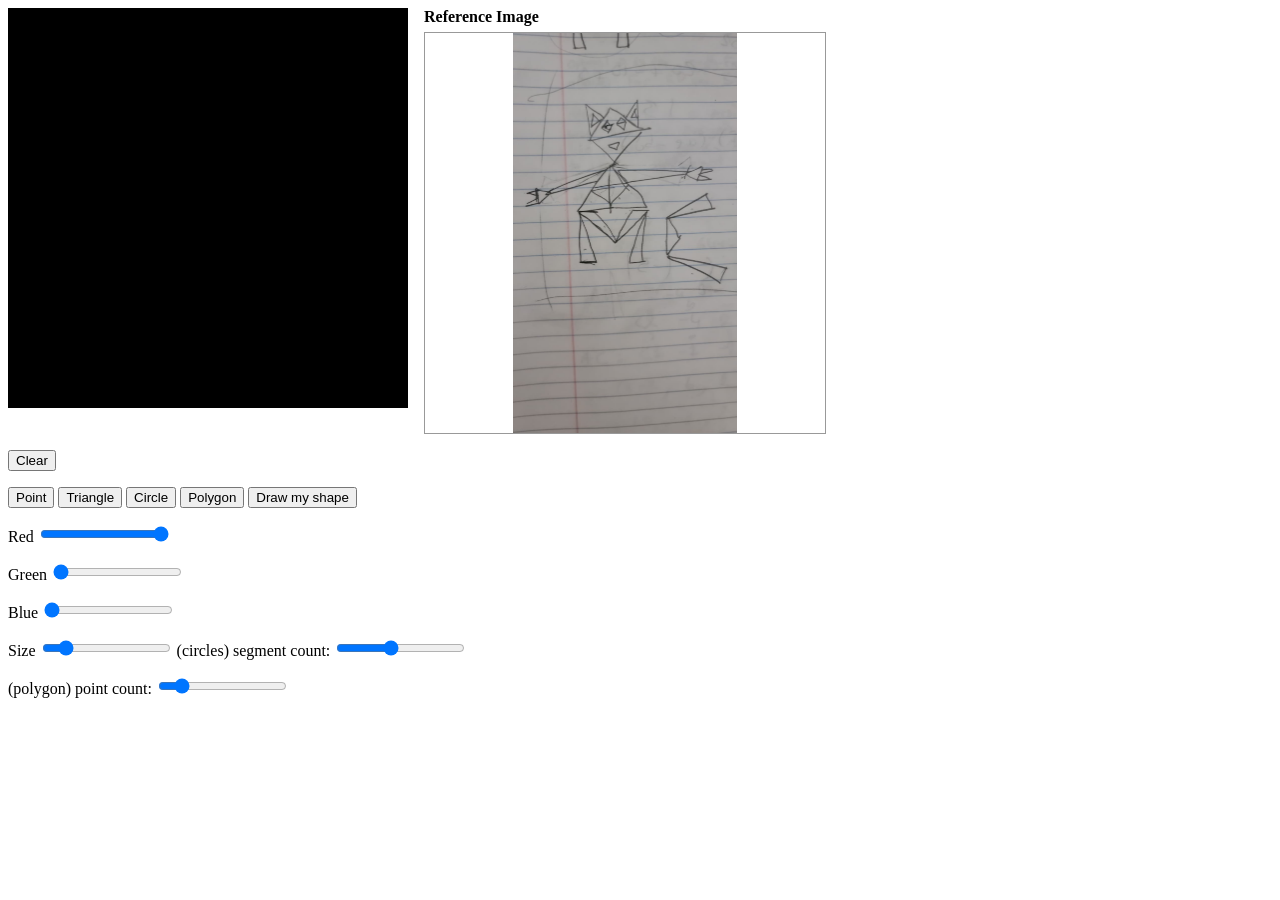
<file: asgn1/asgn1.html>
<!DOCTYPE html>
<html lang="en">
  <head>
    <meta charset="utf-8" />
    <title>Draw a point with a mouse click</title>
    <style>
      .comparison-row {
        display: flex;
        gap: 16px;
        align-items: flex-start;
        flex-wrap: wrap;
      }

      .reference-wrap {
        display: flex;
        flex-direction: column;
        gap: 6px;
      }

      .reference-image {
        width: 400px;
        height: 400px;
        object-fit: contain;
        border: 1px solid #999;
        background: #fff;
      }
    </style>
  </head>

  <body onload="main()">
    <div class="comparison-row">
      <canvas id="webgl" width="400" height="400">
      Please use a browser that supports "canvas"
      </canvas>
      <div class="reference-wrap">
        <strong>Reference Image</strong>
        <img class="reference-image" src="drawnImage.jpeg" alt="Hand-drawn reference image" />
      </div>
    </div>
    <p>
    <button type="button" id="clearbutton">Clear</button>
    <p>
    <button type="button" id="pointButton">Point</button>
    <button type="button" id="triButton">Triangle</button>
    <button type="button" id="circleButton">Circle</button>
    <button type="button" id="polygonButton">Polygon</button>
    <button type="button" id="drawMyShapeButton">Draw my shape</button>
    
    <p>
    Red <input type="range" min="0" max="100" value ="100" id="redSlider">
    <p>
    Green <input type="range" min="0" max="100" value ="0" id="greenSlider">
    <p>
    Blue <input type="range" min="0" max="100" value ="0" id="blueSlider">
    <p>
    Size <input type="range" min="5" max="40" value ="10" id="sizeSlider">
    (circles) segment count: <input type="range" min="3" max="20" value ="10" id="segmentSlider">
    <p>
    (polygon) point count: <input type="range" min="3" max="10" value ="4" id="polygonSlider">

    <script src="lib/webgl-utils.js"></script>
    <script src="lib/cuon-utils.js"></script>
    <script src="lib/webgl-debug.js"></script>
    <script src="Point.js"></script>
    <script src="Triangle.js"></script>
    <script src="Circle.js"></script>
    <script src="Polygon.js"></script>
    <script src="asgn1.js"></script>
  </body>
</html>
</file>
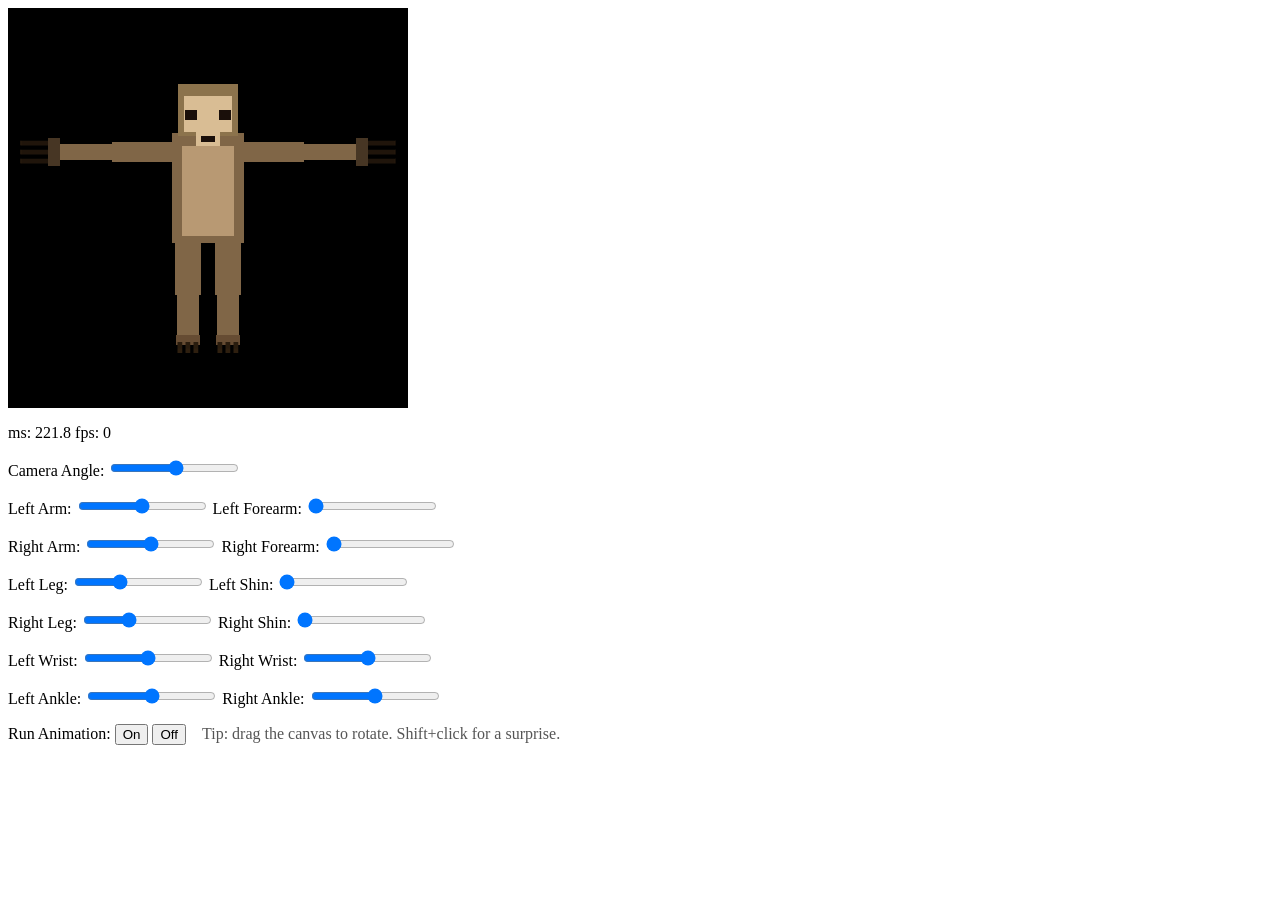
<file: asgn2/asgn2.html>
<!DOCTYPE html>
<html lang="en">
  <head>
    <meta charset="utf-8" />
    <title>Assignment 2: Drawing</title>
    <style>
      .comparison-row {
        display: flex;
        gap: 16px;
        align-items: flex-start;
        flex-wrap: wrap;
      }

      .reference-wrap {
        display: flex;
        flex-direction: column;
        gap: 6px;
      }

      .reference-image {
        width: 400px;
        height: 400px;
        object-fit: contain;
        border: 1px solid #999;
        background: #fff;
      }
    </style>
  </head>

  <body onload="main()">
    <div class="comparison-row">
      <canvas id="webgl" width="400" height="400">
      Please use a browser that supports "canvas"
      </canvas>
    </div>
    <p id="numdot">ms: 0 fps: 0</p>
    <p>Camera Angle: <input type="range" min="-180" max="180" value="5" id="angleSlider"></p>
    <p>
      Left Arm: <input type="range" min="-90" max="90" value="0" id="leftArmSlider">
      Left Forearm: <input type="range" min="0" max="135" value="0" id="leftForearmSlider">
    </p>
    <p>
      Right Arm: <input type="range" min="-90" max="90" value="0" id="rightArmSlider">
      Right Forearm: <input type="range" min="0" max="135" value="0" id="rightForearmSlider">
    </p>
    <p>
      Left Leg: <input type="range" min="-45" max="90" value="0" id="leftLegSlider">
      Left Shin: <input type="range" min="0" max="135" value="0" id="leftShinSlider">
    </p>
    <p>
      Right Leg: <input type="range" min="-45" max="90" value="0" id="rightLegSlider">
      Right Shin: <input type="range" min="0" max="135" value="0" id="rightShinSlider">
    </p>
    <p>
      Left Wrist: <input type="range" min="-90" max="90" value="0" id="leftWristSlider">
      Right Wrist: <input type="range" min="-90" max="90" value="0" id="rightWristSlider">
    </p>
    <p>
      Left Ankle: <input type="range" min="-60" max="60" value="0" id="leftAnkleSlider">
      Right Ankle: <input type="range" min="-60" max="60" value="0" id="rightAnkleSlider">
    </p>
    <p>
      Run Animation:
      <button type="button" id="animationYellowOnButton">On</button>
      <button type="button" id="animationYellowOffButton">Off</button>
      <span style="margin-left:12px; color:#555;">Tip: drag the canvas to rotate. Shift+click for a surprise.</span>
    </p>

    <script src="lib/webgl-utils.js"></script>
    <script src="lib/cuon-utils.js"></script>
    <script src="lib/cuon-matrix.js"></script>
    <script src="lib/webgl-debug.js"></script>
    <script src="Point.js"></script>
    <script src="Triangle.js"></script>
    <script src="Circle.js"></script>
    <script src="Polygon.js"></script>
    <script src="Cube.js"></script>
    <script src="Cylinder.js"></script>
    <script src="asgn2.js"></script>
  </body>
</html>
</file>
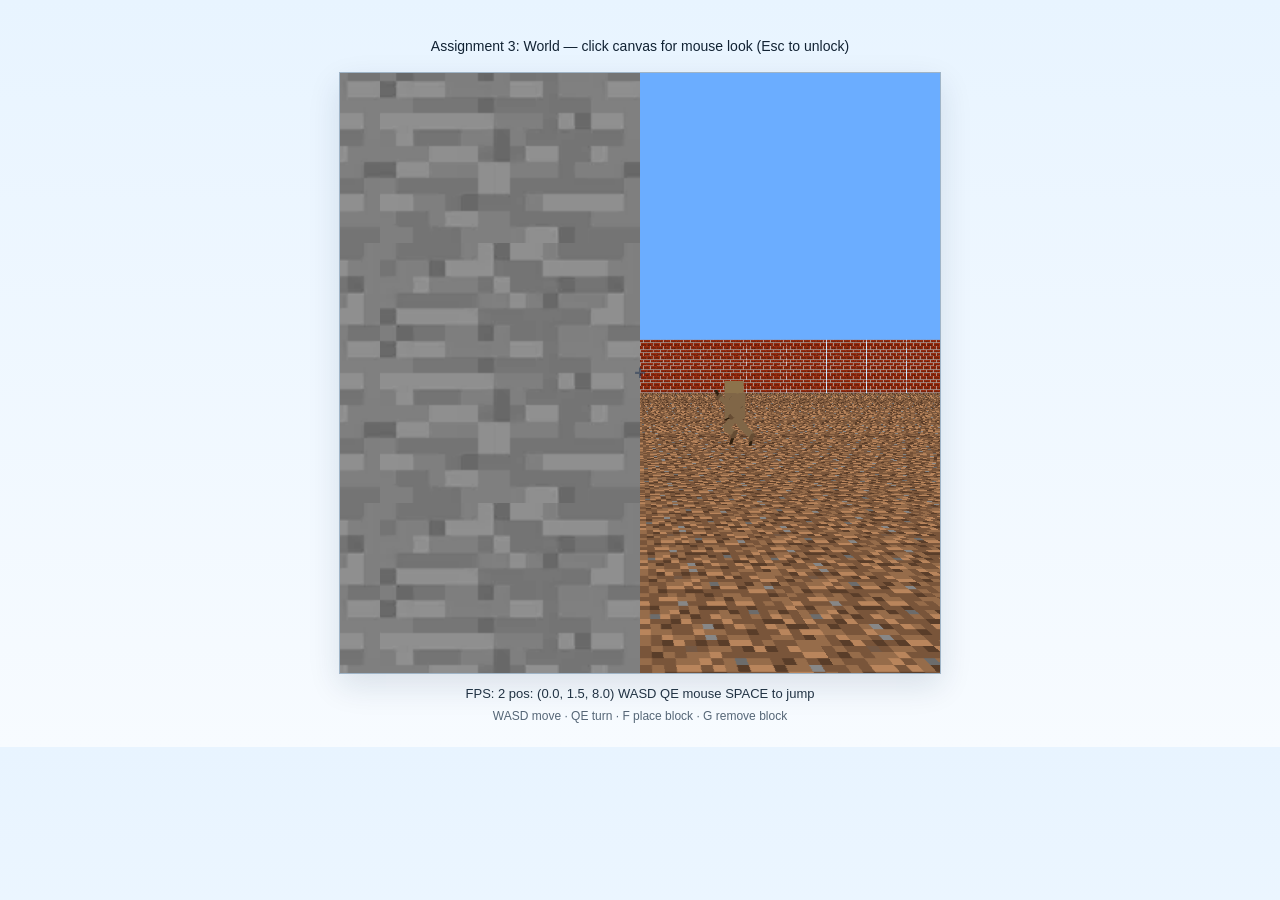
<file: asgn3/World.html>
<!DOCTYPE html>
<html lang="en">
  <head>
    <meta charset="utf-8" />
    <title>Assignment 3: World</title>
    <style>
      body {
        margin: 0;
        padding: 24px;
        font-family: Arial, Helvetica, sans-serif;
        background: linear-gradient(180deg, #e8f4ff 0%, #f7fbff 100%);
        color: #123;
      }
      .wrap {
        max-width: 920px;
        margin: 0 auto;
        text-align: center;
      }
      .panel {
        margin: 14px 0 18px;
        font-size: 14px;
      }
      .stage {
        position: relative;
        display: inline-block;
        margin: 0 auto;
      }
      canvas {
        border: 1px solid #9fb4c7;
        background: #cfe8ff;
        box-shadow: 0 12px 30px rgba(16, 44, 76, 0.12);
        cursor: crosshair;
        vertical-align: middle;
      }
      .stage::after {
        content: "+";
        position: absolute;
        left: 50%;
        top: 50%;
        transform: translate(-50%, -50%);
        font-size: 20px;
        font-weight: bold;
        color: rgba(30, 50, 80, 0.5);
        pointer-events: none;
      }
      #hud {
        margin-top: 12px;
        font-size: 13px;
        color: #234;
      }
      .hint {
        margin-top: 8px;
        font-size: 12px;
        color: #567;
      }
    </style>
  </head>

  <body>
    <div class="wrap">
      <div class="panel">
        Assignment 3: World &mdash; click canvas for mouse look (Esc to unlock)
      </div>
      <div class="stage">
        <canvas id="webgl" width="600" height="600">
          Please use a browser that supports "canvas"
        </canvas>
      </div>
      <div id="hud"></div>
      <div class="hint">WASD move &middot; QE turn &middot; F place block &middot; G remove block</div>
    </div>

    <script src="../asgn2/lib/webgl-utils.js?v=1"></script>
    <script src="../asgn2/lib/webgl-debug.js?v=1"></script>
    <script src="../asgn2/lib/cuon-utils.js?v=1"></script>
    <script src="../asgn2/lib/cuon-matrix.js?v=1"></script>
    <script src="Cylinder.js"></script>
    <script src="Cube.js?v=4"></script>
    <script src="camera.js?v=4"></script>
    <script src="World.js?v=8"></script>
  </body>
</html>
</file>
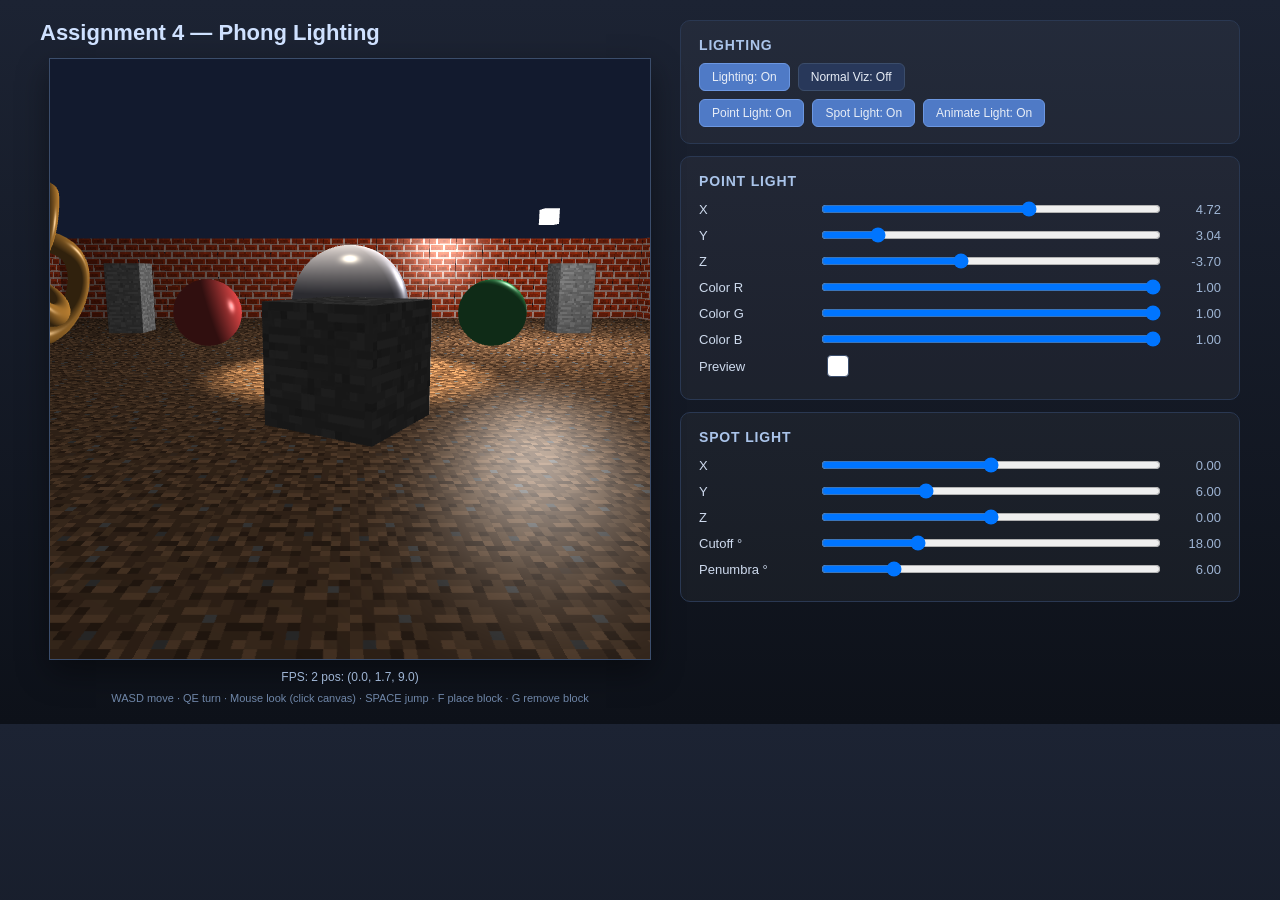
<file: asgn4/asgn4.html>
<!DOCTYPE html>
<html lang="en">
  <head>
    <meta charset="utf-8" />
    <title>Assignment 4: Lighting</title>
    <style>
      body {
        margin: 0;
        padding: 20px;
        font-family: Arial, Helvetica, sans-serif;
        background: linear-gradient(180deg, #1c2333 0%, #0d1119 100%);
        color: #e8eef7;
      }
      .wrap {
        max-width: 1200px;
        margin: 0 auto;
        display: grid;
        grid-template-columns: 620px 1fr;
        gap: 20px;
        align-items: start;
      }
      h1 { margin: 0 0 12px; font-size: 22px; color: #cfe1ff; }
      .stage { text-align: center; }
      canvas {
        border: 1px solid #3b4d6b;
        background: #0d1119;
        box-shadow: 0 12px 30px rgba(0, 0, 0, 0.4);
        cursor: crosshair;
        display: block;
        margin: 0 auto;
      }
      #hud {
        margin-top: 10px;
        font-size: 12px;
        color: #9fb5d4;
      }
      .panel {
        background: rgba(255,255,255,0.04);
        border: 1px solid #2a3852;
        border-radius: 10px;
        padding: 16px 18px;
      }
      .panel h2 {
        font-size: 14px;
        margin: 0 0 10px;
        color: #aac4ea;
        text-transform: uppercase;
        letter-spacing: 0.06em;
      }
      .row { display: flex; align-items: center; gap: 10px; margin: 6px 0; font-size: 13px; }
      .row label { width: 110px; color: #cfdbee; }
      .row input[type="range"] { flex: 1; }
      .row .val { width: 48px; text-align: right; color: #9fb5d4; font-variant-numeric: tabular-nums; }
      .btnrow { display: flex; flex-wrap: wrap; gap: 8px; margin-top: 8px; }
      button {
        background: #28385a;
        color: #e8eef7;
        border: 1px solid #3b4d6b;
        padding: 6px 12px;
        border-radius: 6px;
        cursor: pointer;
        font-size: 12px;
      }
      button:hover { background: #324a78; }
      button.active { background: #4f7ac6; border-color: #6c97e1; }
      .hint { color: #6f86a8; font-size: 11px; margin-top: 8px; }
      .swatch {
        display: inline-block;
        width: 20px; height: 20px;
        border: 1px solid #3b4d6b;
        border-radius: 4px;
        vertical-align: middle;
        margin-left: 8px;
      }
    </style>
  </head>

  <body>
    <div class="wrap">
      <div>
        <h1>Assignment 4 &mdash; Phong Lighting</h1>
        <div class="stage">
          <canvas id="webgl" width="600" height="600">
            Please use a browser that supports "canvas"
          </canvas>
          <div id="hud"></div>
          <div class="hint">
            WASD move &middot; QE turn &middot; Mouse look (click canvas) &middot; SPACE jump
            &middot; F place block &middot; G remove block
          </div>
        </div>
      </div>

      <div>
        <div class="panel">
          <h2>Lighting</h2>
          <div class="btnrow">
            <button id="btnLighting" class="active">Lighting: On</button>
            <button id="btnNormalViz">Normal Viz: Off</button>
          </div>
          <div class="btnrow">
            <button id="btnPoint" class="active">Point Light: On</button>
            <button id="btnSpot" class="active">Spot Light: On</button>
            <button id="btnAnimate" class="active">Animate Light: On</button>
          </div>
        </div>

        <div class="panel" style="margin-top:12px;">
          <h2>Point Light</h2>
          <div class="row">
            <label>X</label>
            <input id="lx" type="range" min="-20" max="20" step="0.1" value="3" />
            <span class="val" id="lxv">3.0</span>
          </div>
          <div class="row">
            <label>Y</label>
            <input id="ly" type="range" min="0" max="20" step="0.1" value="4" />
            <span class="val" id="lyv">4.0</span>
          </div>
          <div class="row">
            <label>Z</label>
            <input id="lz" type="range" min="-20" max="20" step="0.1" value="3" />
            <span class="val" id="lzv">3.0</span>
          </div>
          <div class="row">
            <label>Color R</label>
            <input id="lcr" type="range" min="0" max="1" step="0.01" value="1" />
            <span class="val" id="lcrv">1.00</span>
          </div>
          <div class="row">
            <label>Color G</label>
            <input id="lcg" type="range" min="0" max="1" step="0.01" value="1" />
            <span class="val" id="lcgv">1.00</span>
          </div>
          <div class="row">
            <label>Color B</label>
            <input id="lcb" type="range" min="0" max="1" step="0.01" value="1" />
            <span class="val" id="lcbv">1.00</span>
          </div>
          <div class="row">
            <label>Preview</label>
            <span id="lswatch" class="swatch"></span>
          </div>
        </div>

        <div class="panel" style="margin-top:12px;">
          <h2>Spot Light</h2>
          <div class="row">
            <label>X</label>
            <input id="sx" type="range" min="-20" max="20" step="0.1" value="0" />
            <span class="val" id="sxv">0.0</span>
          </div>
          <div class="row">
            <label>Y</label>
            <input id="sy" type="range" min="0" max="20" step="0.1" value="6" />
            <span class="val" id="syv">6.0</span>
          </div>
          <div class="row">
            <label>Z</label>
            <input id="sz" type="range" min="-20" max="20" step="0.1" value="0" />
            <span class="val" id="szv">0.0</span>
          </div>
          <div class="row">
            <label>Cutoff &deg;</label>
            <input id="scut" type="range" min="2" max="60" step="0.5" value="18" />
            <span class="val" id="scutv">18.0</span>
          </div>
          <div class="row">
            <label>Penumbra &deg;</label>
            <input id="spen" type="range" min="0" max="30" step="0.5" value="6" />
            <span class="val" id="spenv">6.0</span>
          </div>
        </div>
      </div>
    </div>

    <script src="../asgn2/lib/webgl-utils.js?v=1"></script>
    <script src="../asgn2/lib/webgl-debug.js?v=1"></script>
    <script src="../asgn2/lib/cuon-utils.js?v=1"></script>
    <script src="../asgn2/lib/cuon-matrix.js?v=1"></script>
    <script src="Cube.js?v=1"></script>
    <script src="Sphere.js?v=1"></script>
    <script src="Cylinder.js?v=1"></script>
    <script src="Model.js?v=1"></script>
    <script src="camera.js?v=1"></script>
    <script src="asgn4.js?v=1"></script>
  </body>
</html>
</file>
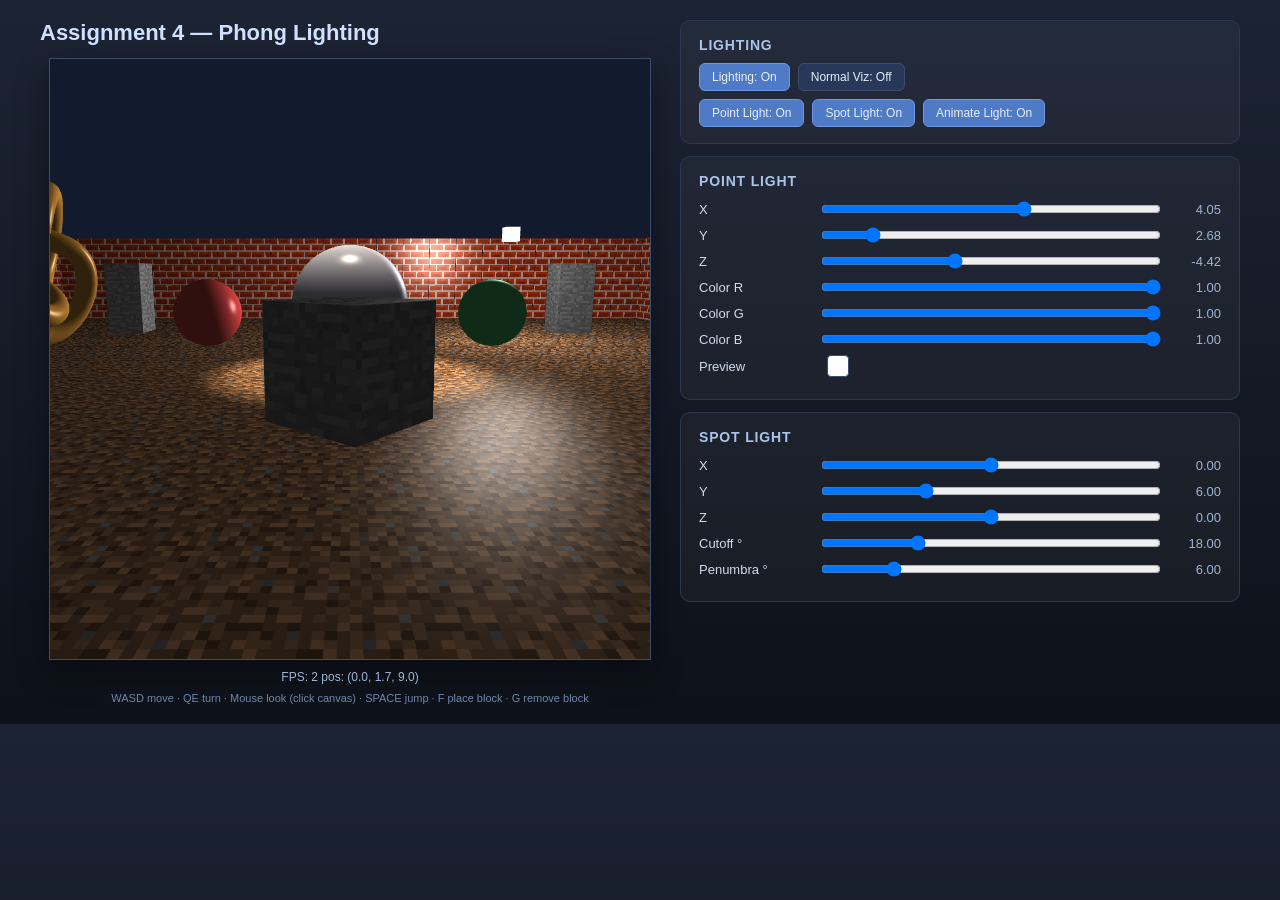
<file: lighting-engine/asgn4.html>
<!DOCTYPE html>
<html lang="en">
  <head>
    <meta charset="utf-8" />
    <title>Assignment 4: Lighting</title>
    <style>
      body {
        margin: 0;
        padding: 20px;
        font-family: Arial, Helvetica, sans-serif;
        background: linear-gradient(180deg, #1c2333 0%, #0d1119 100%);
        color: #e8eef7;
      }
      .wrap {
        max-width: 1200px;
        margin: 0 auto;
        display: grid;
        grid-template-columns: 620px 1fr;
        gap: 20px;
        align-items: start;
      }
      h1 { margin: 0 0 12px; font-size: 22px; color: #cfe1ff; }
      .stage { text-align: center; }
      canvas {
        border: 1px solid #3b4d6b;
        background: #0d1119;
        box-shadow: 0 12px 30px rgba(0, 0, 0, 0.4);
        cursor: crosshair;
        display: block;
        margin: 0 auto;
      }
      #hud {
        margin-top: 10px;
        font-size: 12px;
        color: #9fb5d4;
      }
      .panel {
        background: rgba(255,255,255,0.04);
        border: 1px solid #2a3852;
        border-radius: 10px;
        padding: 16px 18px;
      }
      .panel h2 {
        font-size: 14px;
        margin: 0 0 10px;
        color: #aac4ea;
        text-transform: uppercase;
        letter-spacing: 0.06em;
      }
      .row { display: flex; align-items: center; gap: 10px; margin: 6px 0; font-size: 13px; }
      .row label { width: 110px; color: #cfdbee; }
      .row input[type="range"] { flex: 1; }
      .row .val { width: 48px; text-align: right; color: #9fb5d4; font-variant-numeric: tabular-nums; }
      .btnrow { display: flex; flex-wrap: wrap; gap: 8px; margin-top: 8px; }
      button {
        background: #28385a;
        color: #e8eef7;
        border: 1px solid #3b4d6b;
        padding: 6px 12px;
        border-radius: 6px;
        cursor: pointer;
        font-size: 12px;
      }
      button:hover { background: #324a78; }
      button.active { background: #4f7ac6; border-color: #6c97e1; }
      .hint { color: #6f86a8; font-size: 11px; margin-top: 8px; }
      .swatch {
        display: inline-block;
        width: 20px; height: 20px;
        border: 1px solid #3b4d6b;
        border-radius: 4px;
        vertical-align: middle;
        margin-left: 8px;
      }
    </style>
  </head>

  <body>
    <div class="wrap">
      <div>
        <h1>Assignment 4 &mdash; Phong Lighting</h1>
        <div class="stage">
          <canvas id="webgl" width="600" height="600">
            Please use a browser that supports "canvas"
          </canvas>
          <div id="hud"></div>
          <div class="hint">
            WASD move &middot; QE turn &middot; Mouse look (click canvas) &middot; SPACE jump
            &middot; F place block &middot; G remove block
          </div>
        </div>
      </div>

      <div>
        <div class="panel">
          <h2>Lighting</h2>
          <div class="btnrow">
            <button id="btnLighting" class="active">Lighting: On</button>
            <button id="btnNormalViz">Normal Viz: Off</button>
          </div>
          <div class="btnrow">
            <button id="btnPoint" class="active">Point Light: On</button>
            <button id="btnSpot" class="active">Spot Light: On</button>
            <button id="btnAnimate" class="active">Animate Light: On</button>
          </div>
        </div>

        <div class="panel" style="margin-top:12px;">
          <h2>Point Light</h2>
          <div class="row">
            <label>X</label>
            <input id="lx" type="range" min="-20" max="20" step="0.1" value="3" />
            <span class="val" id="lxv">3.0</span>
          </div>
          <div class="row">
            <label>Y</label>
            <input id="ly" type="range" min="0" max="20" step="0.1" value="4" />
            <span class="val" id="lyv">4.0</span>
          </div>
          <div class="row">
            <label>Z</label>
            <input id="lz" type="range" min="-20" max="20" step="0.1" value="3" />
            <span class="val" id="lzv">3.0</span>
          </div>
          <div class="row">
            <label>Color R</label>
            <input id="lcr" type="range" min="0" max="1" step="0.01" value="1" />
            <span class="val" id="lcrv">1.00</span>
          </div>
          <div class="row">
            <label>Color G</label>
            <input id="lcg" type="range" min="0" max="1" step="0.01" value="1" />
            <span class="val" id="lcgv">1.00</span>
          </div>
          <div class="row">
            <label>Color B</label>
            <input id="lcb" type="range" min="0" max="1" step="0.01" value="1" />
            <span class="val" id="lcbv">1.00</span>
          </div>
          <div class="row">
            <label>Preview</label>
            <span id="lswatch" class="swatch"></span>
          </div>
        </div>

        <div class="panel" style="margin-top:12px;">
          <h2>Spot Light</h2>
          <div class="row">
            <label>X</label>
            <input id="sx" type="range" min="-20" max="20" step="0.1" value="0" />
            <span class="val" id="sxv">0.0</span>
          </div>
          <div class="row">
            <label>Y</label>
            <input id="sy" type="range" min="0" max="20" step="0.1" value="6" />
            <span class="val" id="syv">6.0</span>
          </div>
          <div class="row">
            <label>Z</label>
            <input id="sz" type="range" min="-20" max="20" step="0.1" value="0" />
            <span class="val" id="szv">0.0</span>
          </div>
          <div class="row">
            <label>Cutoff &deg;</label>
            <input id="scut" type="range" min="2" max="60" step="0.5" value="18" />
            <span class="val" id="scutv">18.0</span>
          </div>
          <div class="row">
            <label>Penumbra &deg;</label>
            <input id="spen" type="range" min="0" max="30" step="0.5" value="6" />
            <span class="val" id="spenv">6.0</span>
          </div>
        </div>
      </div>
    </div>

    <script src="../blocky-animal/lib/webgl-utils.js?v=1"></script>
    <script src="../blocky-animal/lib/webgl-debug.js?v=1"></script>
    <script src="../blocky-animal/lib/cuon-utils.js?v=1"></script>
    <script src="../blocky-animal/lib/cuon-matrix.js?v=1"></script>
    <script src="Cube.js?v=1"></script>
    <script src="Sphere.js?v=1"></script>
    <script src="Cylinder.js?v=1"></script>
    <script src="Model.js?v=1"></script>
    <script src="camera.js?v=1"></script>
    <script src="asgn4.js?v=1"></script>
  </body>
</html>
</file>
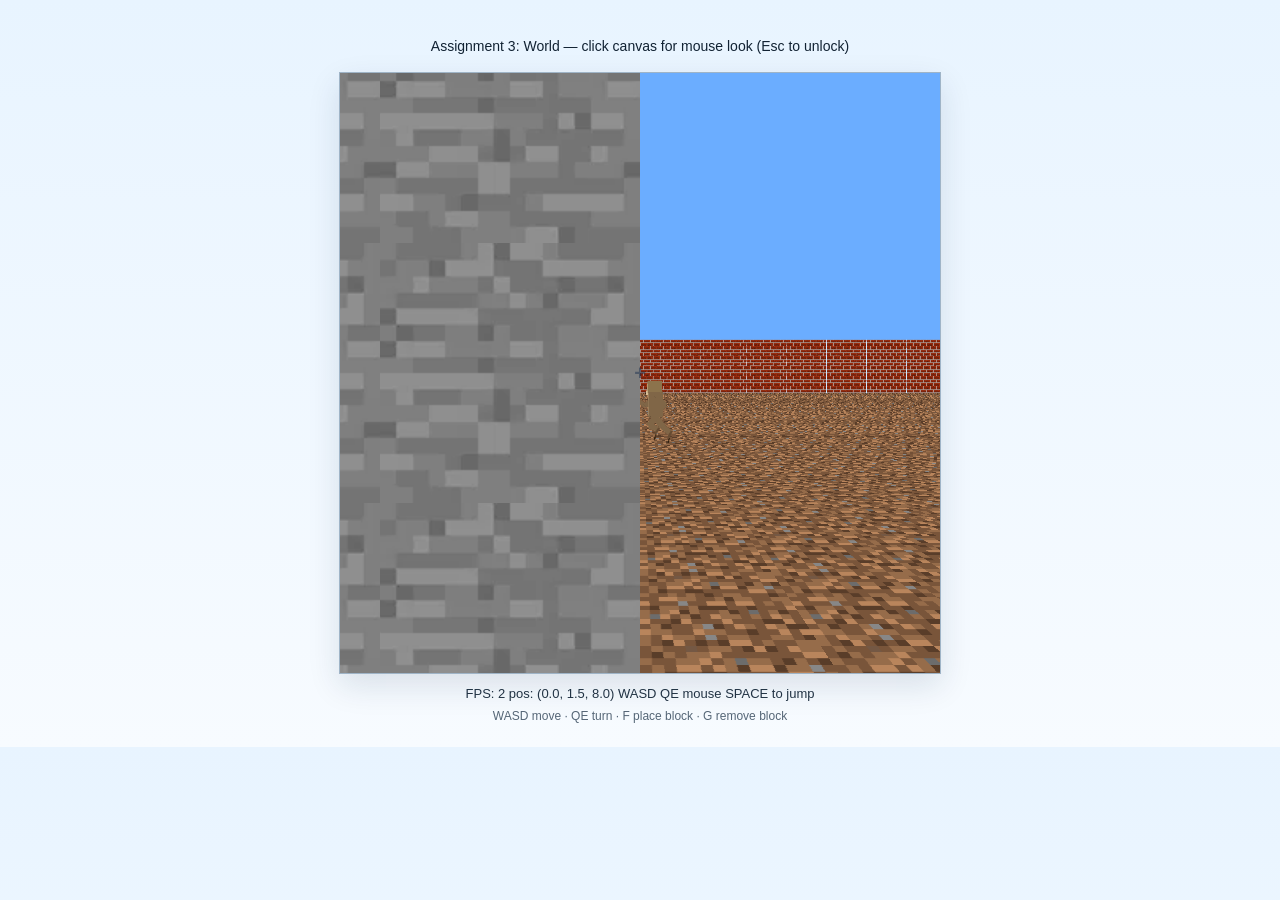
<file: voxel-world/World.html>
<!DOCTYPE html>
<html lang="en">
  <head>
    <meta charset="utf-8" />
    <title>Assignment 3: World</title>
    <style>
      body {
        margin: 0;
        padding: 24px;
        font-family: Arial, Helvetica, sans-serif;
        background: linear-gradient(180deg, #e8f4ff 0%, #f7fbff 100%);
        color: #123;
      }
      .wrap {
        max-width: 920px;
        margin: 0 auto;
        text-align: center;
      }
      .panel {
        margin: 14px 0 18px;
        font-size: 14px;
      }
      .stage {
        position: relative;
        display: inline-block;
        margin: 0 auto;
      }
      canvas {
        border: 1px solid #9fb4c7;
        background: #cfe8ff;
        box-shadow: 0 12px 30px rgba(16, 44, 76, 0.12);
        cursor: crosshair;
        vertical-align: middle;
      }
      .stage::after {
        content: "+";
        position: absolute;
        left: 50%;
        top: 50%;
        transform: translate(-50%, -50%);
        font-size: 20px;
        font-weight: bold;
        color: rgba(30, 50, 80, 0.5);
        pointer-events: none;
      }
      #hud {
        margin-top: 12px;
        font-size: 13px;
        color: #234;
      }
      .hint {
        margin-top: 8px;
        font-size: 12px;
        color: #567;
      }
    </style>
  </head>

  <body>
    <div class="wrap">
      <div class="panel">
        Assignment 3: World &mdash; click canvas for mouse look (Esc to unlock)
      </div>
      <div class="stage">
        <canvas id="webgl" width="600" height="600">
          Please use a browser that supports "canvas"
        </canvas>
      </div>
      <div id="hud"></div>
      <div class="hint">WASD move &middot; QE turn &middot; F place block &middot; G remove block</div>
    </div>

    <script src="../blocky-animal/lib/webgl-utils.js?v=1"></script>
    <script src="../blocky-animal/lib/webgl-debug.js?v=1"></script>
    <script src="../blocky-animal/lib/cuon-utils.js?v=1"></script>
    <script src="../blocky-animal/lib/cuon-matrix.js?v=1"></script>
    <script src="Cylinder.js"></script>
    <script src="Cube.js?v=4"></script>
    <script src="camera.js?v=4"></script>
    <script src="World.js?v=8"></script>
  </body>
</html>
</file>
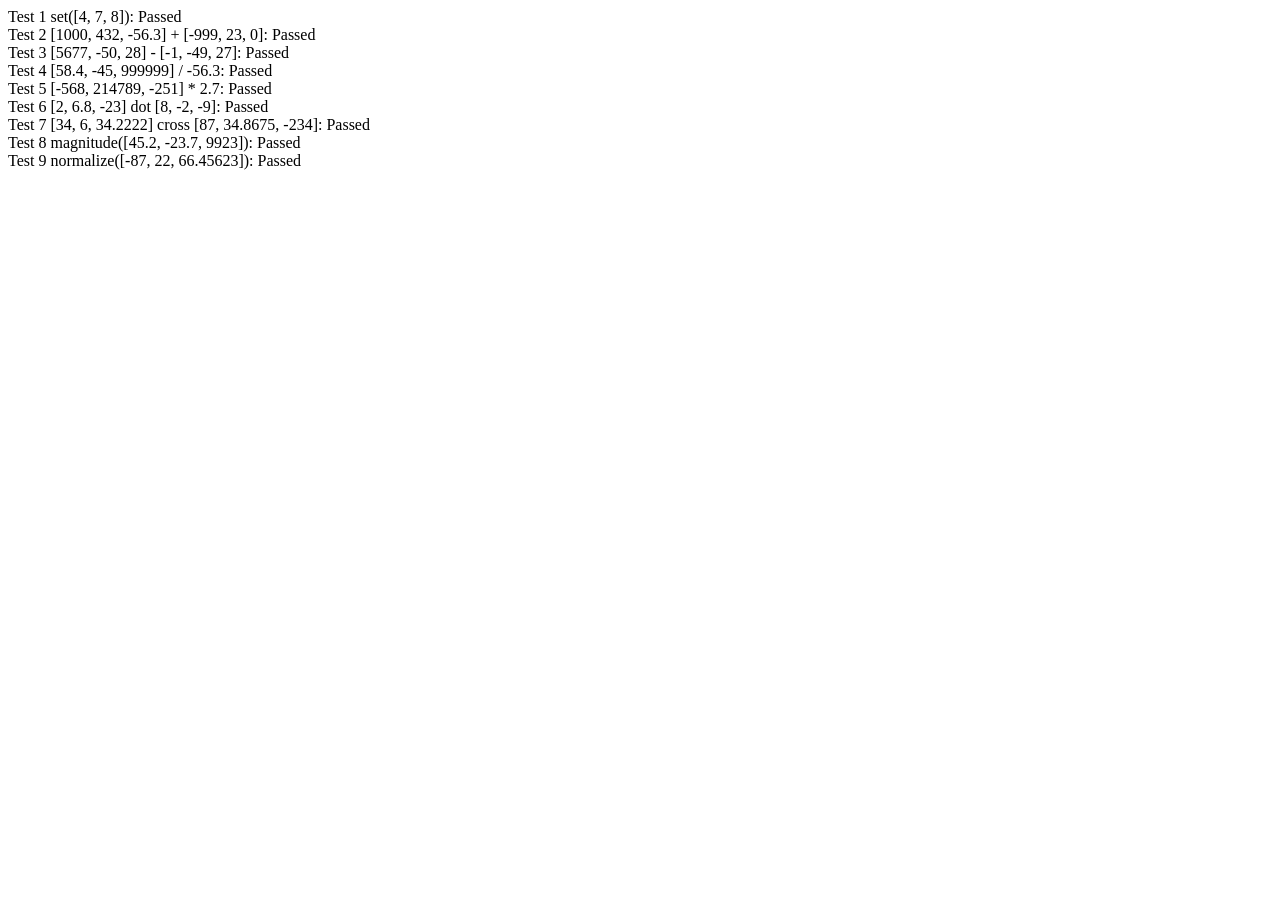
<file: vector-visualizer/lib/vectorTests.html>
<!DOCTYPE html>
<html>

<head>
  <meta charset="UTF-8" />
  <meta name="viewport" content="width=device-width" />
  <title>Vector Tests</title>
</head>

<body>
  Test 1 set([4, 7, 8]): <span id=test1></span>
  <br>
  Test 2 [1000, 432, -56.3] + [-999, 23, 0]: <span id=test2></span>
  <br>
  Test 3 [5677, -50, 28] - [-1, -49, 27]: <span id=test3></span>
  <br>
  Test 4 [58.4, -45, 999999] / -56.3: <span id=test4></span>
  <br>
  Test 5 [-568, 214789, -251] * 2.7: <span id=test5></span>
  <br>
  Test 6 [2, 6.8, -23] dot [8, -2, -9]: <span id=test6></span>
  <br>
  Test 7 [34, 6, 34.2222] cross [87, 34.8675, -234]: <span id=test7></span>
  <br>
  Test 8 magnitude([45.2, -23.7, 9923]): <span id=test8></span>
  <br>
  Test 9 normalize([-87, 22, 66.45623]): <span id=test9></span>

  <script src="cuon-matrix-cse160.js"></script>
  <script>
    var ERROR = 0.1

    function verify(vect, sol, text) {
      passed = vect.every((val, i) => Math.abs(val - sol[i]) < ERROR)
      passed ? text.innerHTML = "Passed" : text.innerHTML = "Failed"
    }
    // Test 1 set([4, 7, 8])
    let text = document.getElementById("test1")
    let vect1 = new Vector3([0, 0, 0])
    let vect2 = new Vector3([4, 7, 8])
    vect1.set(vect2)
    let v1 = vect1.elements
    verify(v1, [4, 7, 8], text)

    // Test 2 [1000, 432, -56.3] + [-999, 23, 0]
    text = document.getElementById("test2")
    vect1 = new Vector3([1000, 432, -56.3])
    vect2 = new Vector3([-999, 23, 0])
    vect1.add(vect2)
    let v = vect1.elements
    verify(v, [1, 455, -56.3], text)

    // Test 3 [5677, -50, 28] - [-1, -49, 27]
    text = document.getElementById("test3")
    vect1 = new Vector3([5677, -50, 28])
    vect2 = new Vector3([-1, -49, 27])
    vect1.sub(vect2)
    v = vect1.elements
    verify(v, [5678, -1, 1], text)

    // Test 4 [58.4, -45, 999999] / -56.3
    text = document.getElementById("test4")
    let vect = new Vector3([58.4, -45, 999999])
    vect.div(-56.3)
    v = vect.elements
    verify(v, [-1.037300178, 0.79928952, -17761.971580817], text)

    // Test 5 [-568, 214789, -251] * 2.7
    text = document.getElementById("test5")
    vect = new Vector3([-568, 214789, -251])
    vect.mul(2.7)
    v = vect.elements
    verify(v, [-1533.6, 579930.3, -677.7], text)

    // Test 6 [2, 6.8, -23] dot [8, -2, -9]
    text = document.getElementById("test6")
    vect1 = new Vector3([2, 6.8, -23])
    vect2 = new Vector3([8, -2, -9])
    let num = Vector3.dot(vect1, vect2)
    Math.abs(num - 209.4) < ERROR ? text.innerHTML = "Passed" : text.innerHTML = "Failed"

    // Test 7 [34, 6, 34.2222] cross [87, 34.8675, -234]
    text = document.getElementById("test7")
    vect1 = new Vector3([34, 6, 34.2222])
    vect2 = new Vector3([87, 34.8675, -234])
    v = Vector3.cross(vect1, vect2).elements
    verify(v, [-2597.2425585, 10933.3314, 663.495], text)

    // Test 8 magnitude([45.2, -23.7, 9923])
    text = document.getElementById("test8")
    vect = new Vector3([45.2, -23.7, 9923])
    num = vect.magnitude()
    Math.abs(num - 9923.131246235) < ERROR ? text.innerHTML = "Passed" : text.innerHTML = "Failed"

    // Test 9 normalize([-87, 22, 66.45623])
    text = document.getElementById("test9")
    vect = new Vector3([-87, 22, 66.45623])
    v = vect.normalize().elements
    verify(v, [-0.779104913, 0.197015035, 0.595130751], text)
  </script>
</body>

</html>
</file>
